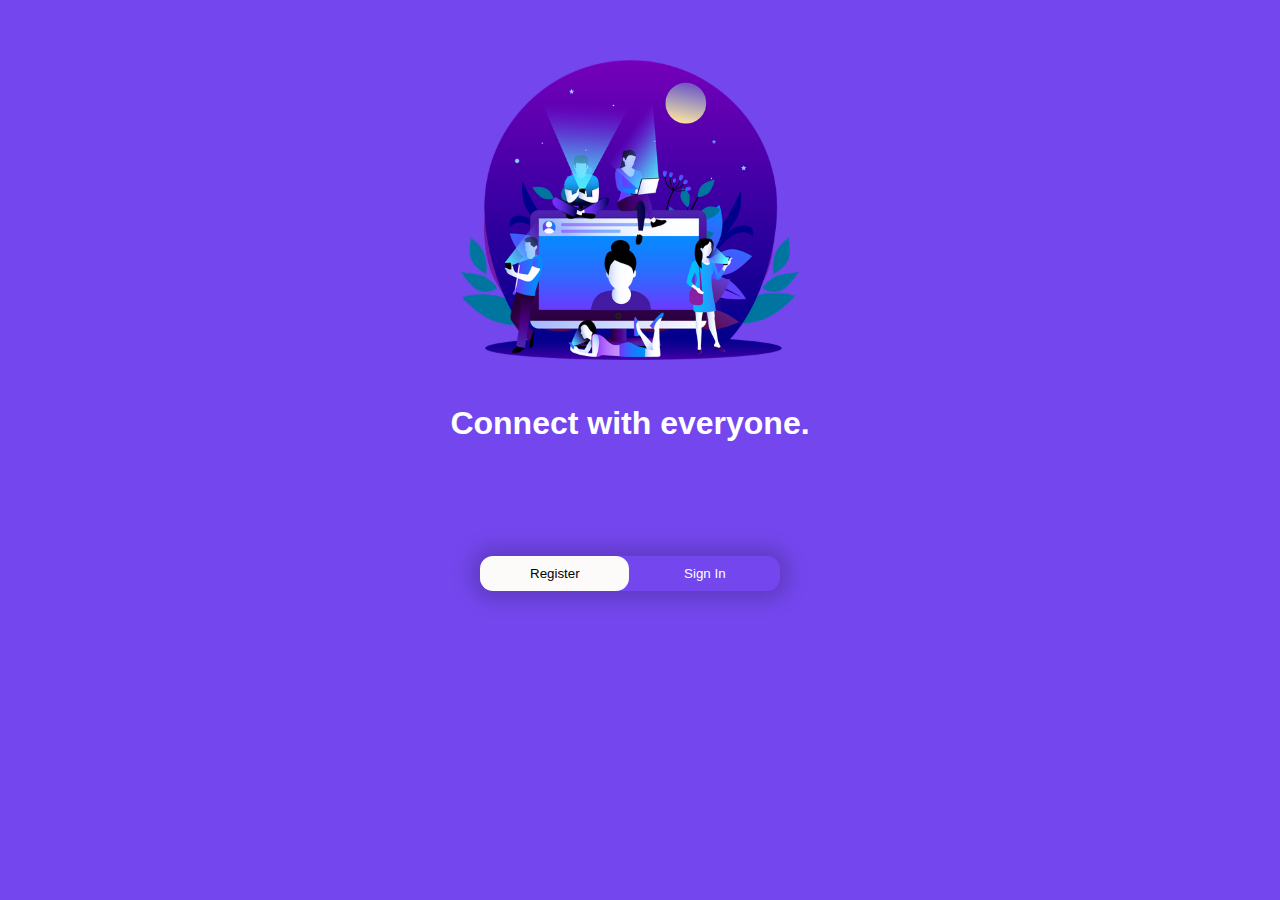
<file: Registration site/index.html>
<!DOCTYPE html>
<html lang="en">

<head>
    <meta charset="UTF-8">
    <meta http-equiv="X-UA-Compatible" content="IE=edge">
    <meta name="viewport" content="width=device-width, initial-scale=1.0">
    <title>Home page</title>
    <link rel="stylesheet" href="style.css" type="text/css" />
</head>

<body>
    <div class="main_page">
        <figure id="social_img">
            <img src="./Images/social.webp" alt="a programmer" width="410" height="300">
        </figure>
        <div id="reg_text">
            <h1>Connect with everyone.</h1>
        </div>

        <div class="button_box">
            <div id="btn"></div>
            <a href="register.html"><button type="button" onclick="register()" class="toggle_btn"
                    id="register">Register</button></a>
            <a href="login.html"><button type="button" onclick="login()" class="toggle_btn" id="login">Sign
                        In</button></a>
        </div>
    </div>

    <!-- <script>
        var log = document.getElementById("login");
        var reg = document.getElementById("register");
        var bttn = document.getElementById("btn");
        function register() {
            log.style.left = "-400px";
            reg.style.left = "50px";
            bttn.style.left = "110px";
        }
        function login() {
            log.style.left = "50px";
            reg.style.left = "450px";
            bttn.style.left = "0px";
        }
    </script> -->
</body>

</html>
</file>
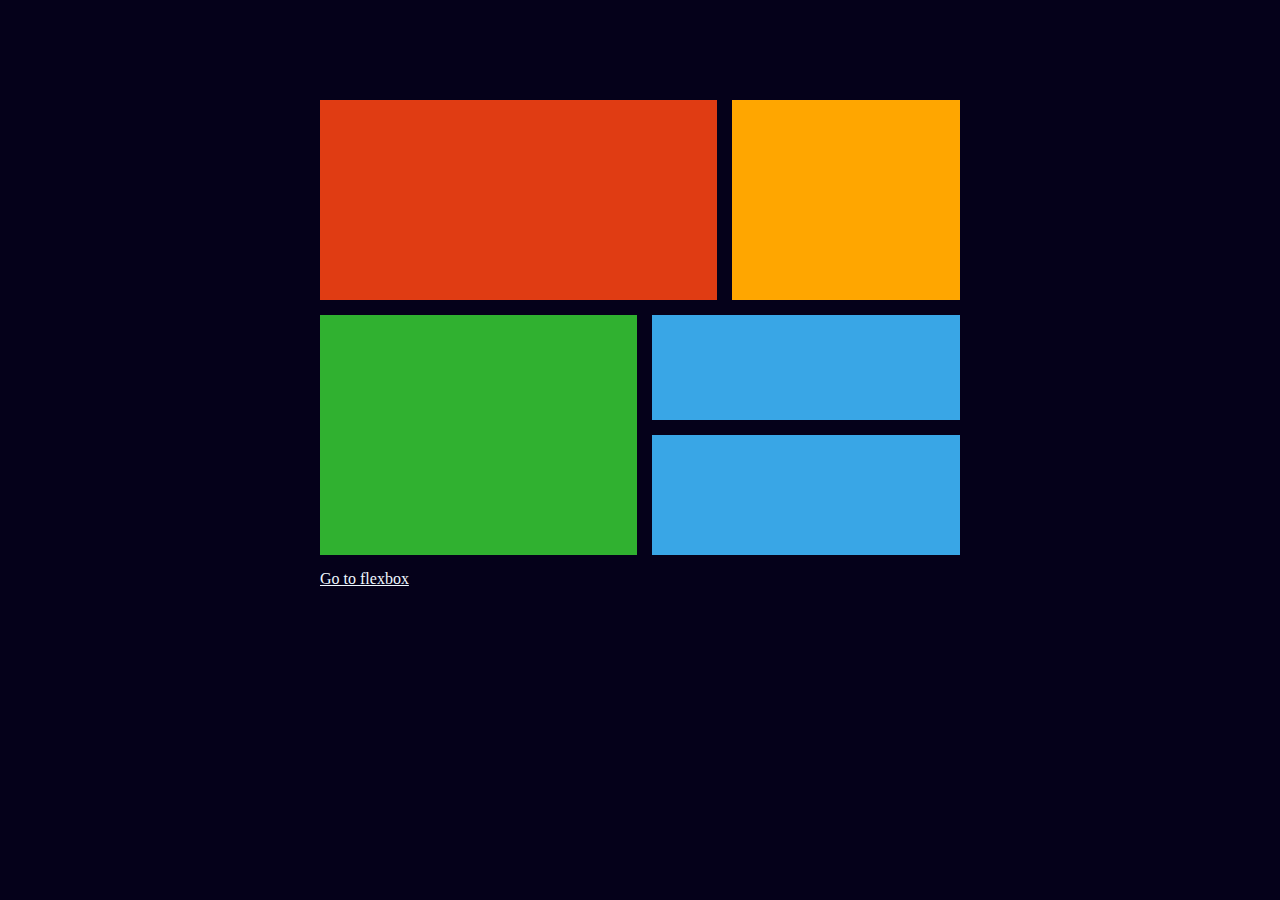
<file: CSS Flexbox and Grid/grid.html>
<!DOCTYPE html>
<html lang="en">

<head>
    <meta charset="UTF-8">
    <meta http-equiv="X-UA-Compatible" content="IE=edge">
    <meta name="viewport" content="width=device-width, initial-scale=1.0">
    <link rel="stylesheet" href="grid.css">
    <title>Grid Layout</title>
</head>

<body>
    <section class="grid_wrapper">
        <a href="index.html">Go to flexbox</a>
        <div class="orange"></div>
        <div class="yellow"></div>
        <div class="green"></div>
        <div class="blue"></div>
        <div class="blue2"></div>
    </section>
</body>

</html>
</file>
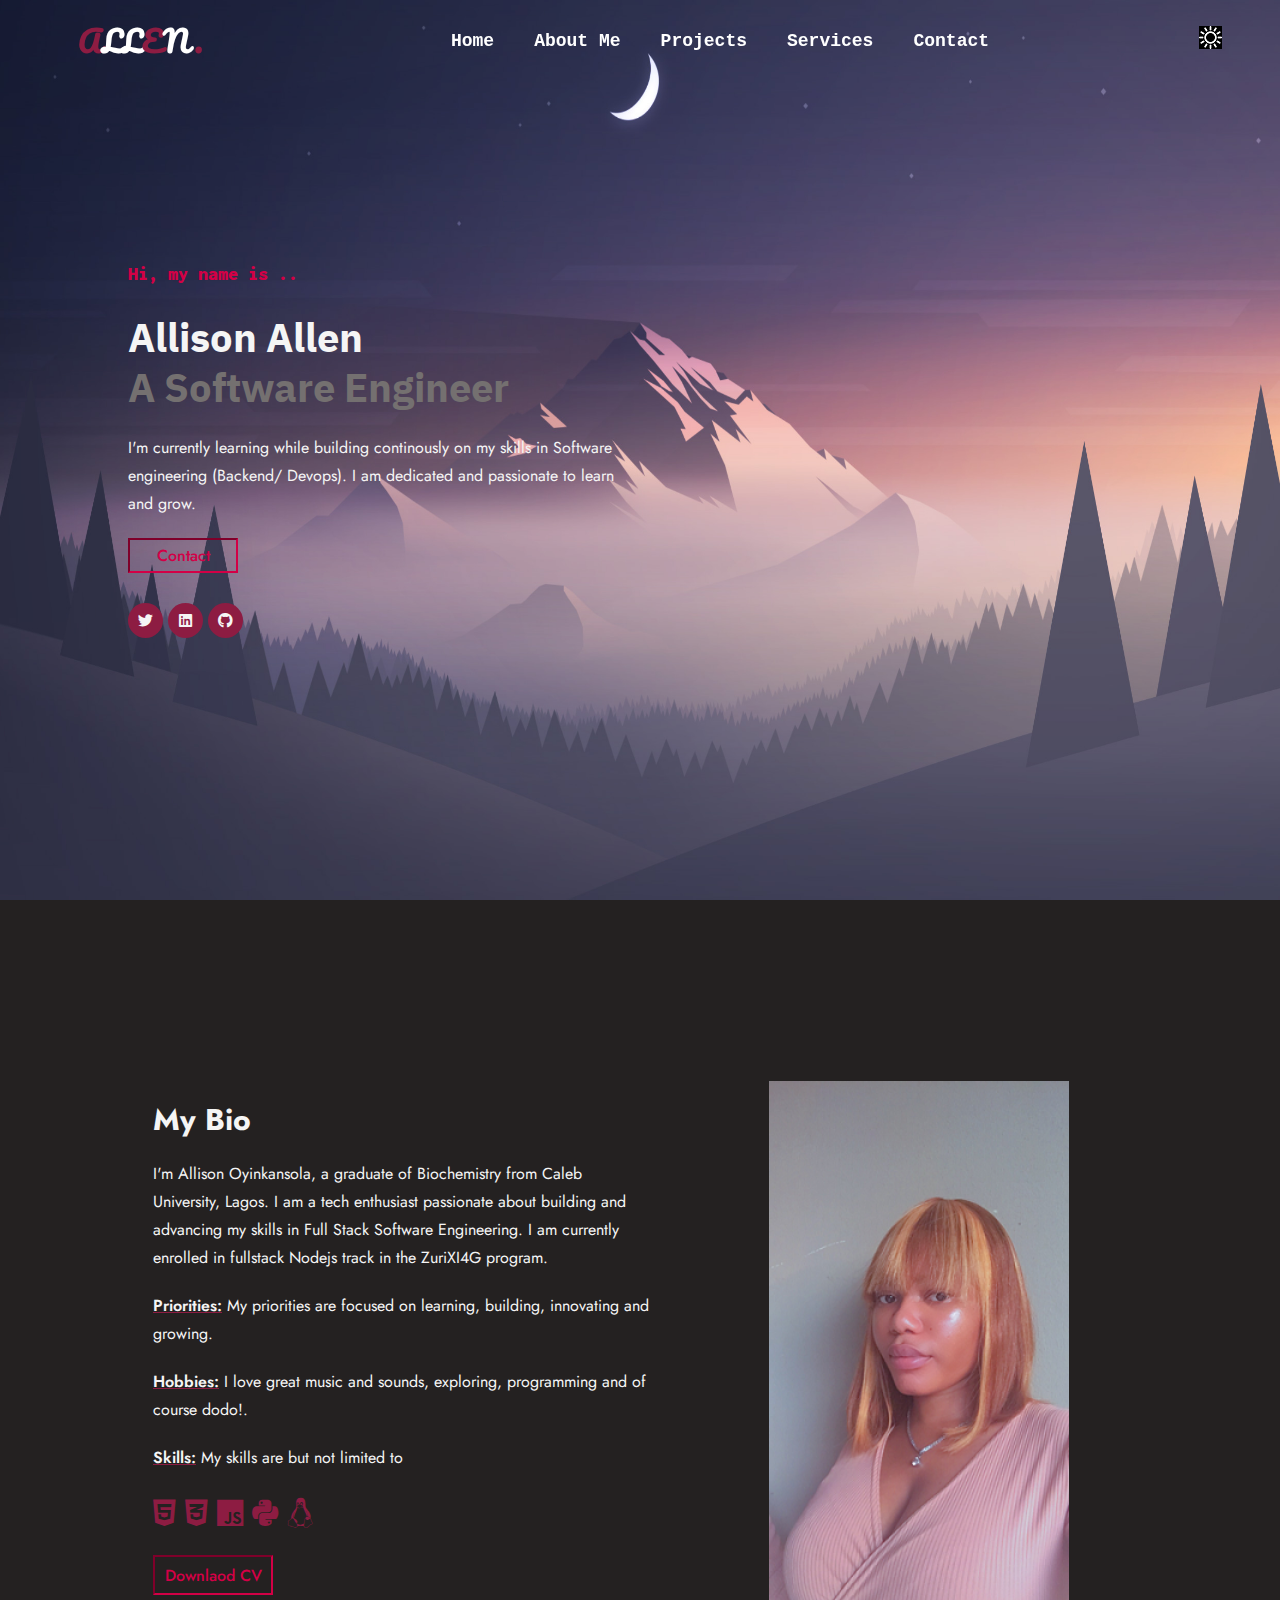
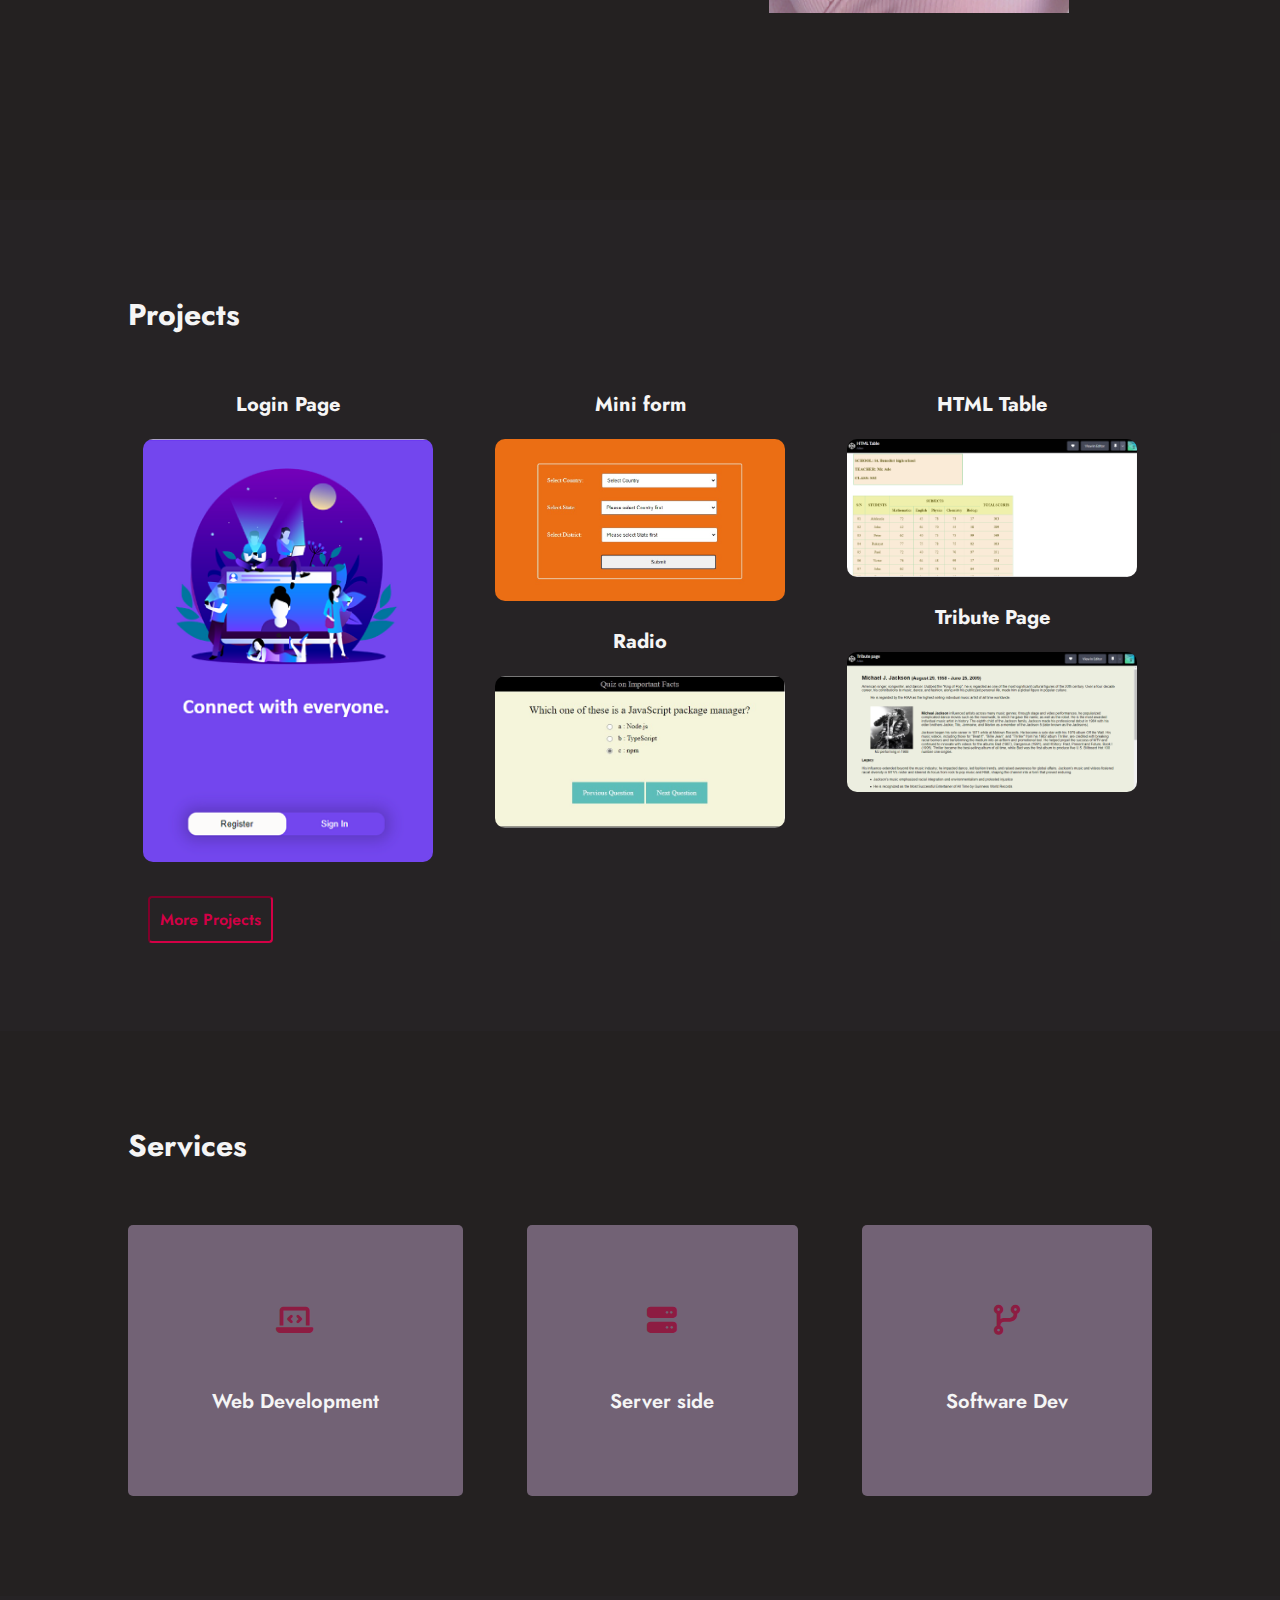
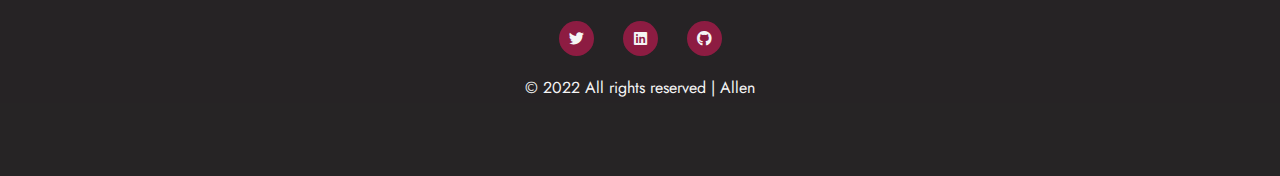
<file: Portfolio/darkmode.html>
<!DOCTYPE html>
<html lang="en">
<head>
    <meta charset="UTF-8">
    <meta http-equiv="X-UA-Compatible" content="IE=edge">
    <meta name="viewport" content="width=device-width, initial-scale=1, shrink-to-fit=no">
    <link rel="stylesheet" href="../Portfolio/fontawesome/css/fontawesome.css">
    <link rel="stylesheet" href="../Portfolio/fontawesome/css/solid.css">
    <link rel="stylesheet" href="../Portfolio/fontawesome/css/brands.css">
    <link rel="preconnect" href="https://fonts.googleapis.com">
    <link rel="preconnect" href="https://fonts.gstatic.com" crossorigin>
    <link
        href="https://fonts.googleapis.com/css2?family=IBM+Plex+Sans+Arabic:wght@300;400&family=Inconsolata:wght@300&family=Jost:wght@100;200;300;400;500;600;700;800;900&family=Pacifico&display=swap"
        rel="stylesheet">
    <link rel="stylesheet" href="darkmode.css">
    <title>Portfolio</title>
</head>

<body>
    <header class="home_header">
        <div class="logo">
            <a href="index.html"><span class="logotxt">A</span>LL<span class="logotxt">E</span>N<span
                    class="logotxt">.</span></a>
        </div>

        <i class="fa-solid fa-bars" id="menuicon"></i>

        <nav class="navbar">
            <ul class="navlist">
                <li><a href="#home">Home</a></li>
                <li><a href="#about_me">About Me</a></li>
                <li><a href="#projects">Projects</a></li>
                <li><a href="#services">Services</a></li>
                <li><a href="darkcontact.html" target="_blank">Contact</a></li>
            </ul>
        </nav>

        <div>
            <a href="index.html" class="blackmoon"><img src="./Images/white sun.png"></a>
        </div>
    </header>

    <main>
        <section class="home" id="home">
            <div class="home_text">
                <h3>Hi, my name is ..</h3>
                <h1>Allison Allen</h1>
                <h2>A Software Engineer</h2>
                <p id="intro2">I'm currently learning while building continously on my skills in Software engineering
                    (Backend/ Devops). I am dedicated and passionate to learn and grow.</p>
                <a id="contact_btn" href="contact.html"><button>Contact</button></a>
                <div class="social_handle">
                    <a href="#"><i class="fa-brands fa-twitter"></i></a>
                    <a href="#"><i class="fa-brands fa-linkedin"></i></a>
                    <a href="#"><i class="fa-brands fa-github"></i></a>
                </div>
            </div>
        </section>

        <section class="about_me" id="about_me">
            <div class="about_text">
                <h1>My Bio</h1>
                <p>I'm Allison Oyinkansola, a graduate of Biochemistry from Caleb University, Lagos. I am a tech
                    enthusiast passionate about building and advancing my skills in Full Stack Software Engineering. I
                    am currently enrolled in fullstack Nodejs track in the ZuriXI4G program.</p>
                <p><span class="left">Priorities:</span> My priorities are focused on learning, building, innovating and
                    growing.</p>
                <p><span class="left">Hobbies:</span> I love great music and sounds, exploring, programming and of
                    course dodo!.</p>
                <p><span class="left">Skills:</span> My skills are but not limited to</p>
                <div class="stacks">
                    <i class="fa-brands fa-html5"></i>
                    <i class="fa-brands fa-css3-alt"></i>
                    <i class="fa-brands fa-js"></i>
                    <i class="fa-brands fa-python"></i>
                    <i class="fa-brands fa-linux"></i>
                </div>
                <a id="cv" href="#"><button>Downlaod CV</button></a>
            </div>
            <div class="aboutMe_img">
                <img src=".\Images\IMG_4856.PNG" alt="An image of myself">
            </div>
        </section>

        <section class="projects" id="projects">
            <h1>Projects</h1>
            <div class="project_container">
                <div class="each_project">
                    <h2>Login Page</h2>
                    <img src=".\Images\loginPage.png" alt="login landing page">
                </div>
                <div>
                    <div class="each_project">
                        <h2>Mini form</h2>
                        <img src=".\Images\miniform.JPG" alt="a form">
                    </div>
                    <div class="each_project">
                        <h2>Radio</h2>
                        <img src=".\Images\jstask.JPG" alt="a form">
                    </div>
                </div>
                <div>
                    <div class="each_project">
                        <h2>HTML Table</h2>
                        <img src=".\Images\table.png" alt="login landing page">
                    </div>
                    <div class="each_project">
                        <h2>Tribute Page</h2>
                        <img src=".\Images\tribute.png" alt="login landing page">
                    </div>
                </div>
            </div>
            <a href="#">More Projects</a>
        </section>

        <section class="services" id="services">
            <h1>Services</h1>
            <div class="service_container">
                <div class="service_item">
                    <i class="fa-solid fa-laptop-code"></i>
                    <p>Web Development</p>
                </div>
                <div class="service_item">
                    <i class="fa-solid fa-server"></i>
                    <p>Server side</p>
                </div>
                <div class="service_item">
                    <i class="fa-sharp fa-solid fa-code-branch"></i>
                    <p>Software Dev</p>
                </div>
            </div>
        </section>
    </main>

    <footer class="footer">
        <div class="social_handle footer_icon">
            <a href="#"><i class="fa-brands fa-twitter"></i></a>
            <a href="#"><i class="fa-brands fa-linkedin"></i></a>
            <a href="#"><i class="fa-brands fa-github"></i></a>
        </div>
        <p>&copy; 2022 All rights reserved | Allen</p>
    </footer>

    <script src="script.js" type="text/javascript"></script>
</body>
</html>
</file>
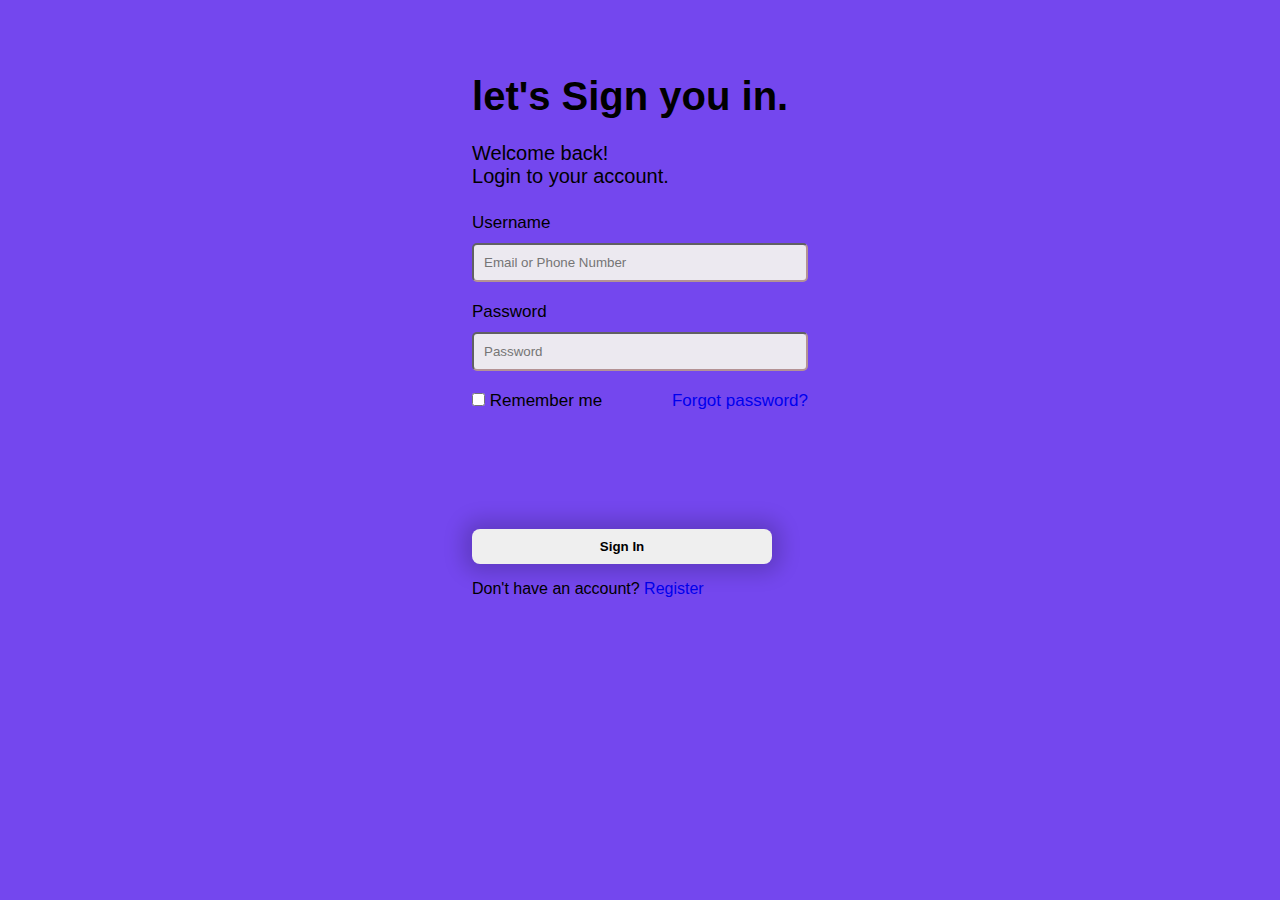
<file: Registration site/login.html>
<!DOCTYPE html>
<html lang="en">

<head>
    <meta charset="UTF-8">
    <meta http-equiv="X-UA-Compatible" content="IE=edge">
    <meta name="viewport" content="width=device-width, initial-scale=1.0">
    <title>Log In Page</title>
    <link rel="stylesheet" href="login.css" type="text/css" />
</head>

<body>
    <div class="main_login">
        <div id="head_login">
            <h1>let's Sign you in.</h1><br>
            <p>Welcome back!</p>
            <p>Login to your account.</p>
        </div>
        <div class="form_section">
            <form action="success.html" autocomplete="off">
                <label for="username">Username</label>
                <input type="text" class="user_pass" name="username" id="username" placeholder="Email or Phone Number" required><br>

                <label for="pwd">Password</label>
                <input type="password" class="user_pass" name="pwd" id="pwd" placeholder="Password" minlength="6" maxlength="10" required>

                <div>
                    <input type="checkbox" name="remember_me" id="remember_me">
                    <label for="remember_me">Remember me</label>

                    <a href="#" class="forgot">Forgot password?</a>
                </div>

                <div class="signin_button">
                    <button type="submit" class="toggle_signin">Sign In</button>
                </div>
            </form>
        </div>

        <footer>Don't have an account? <a href="register.html">Register</a>
        </footer>
    </div>
</body>

</html>
</file>
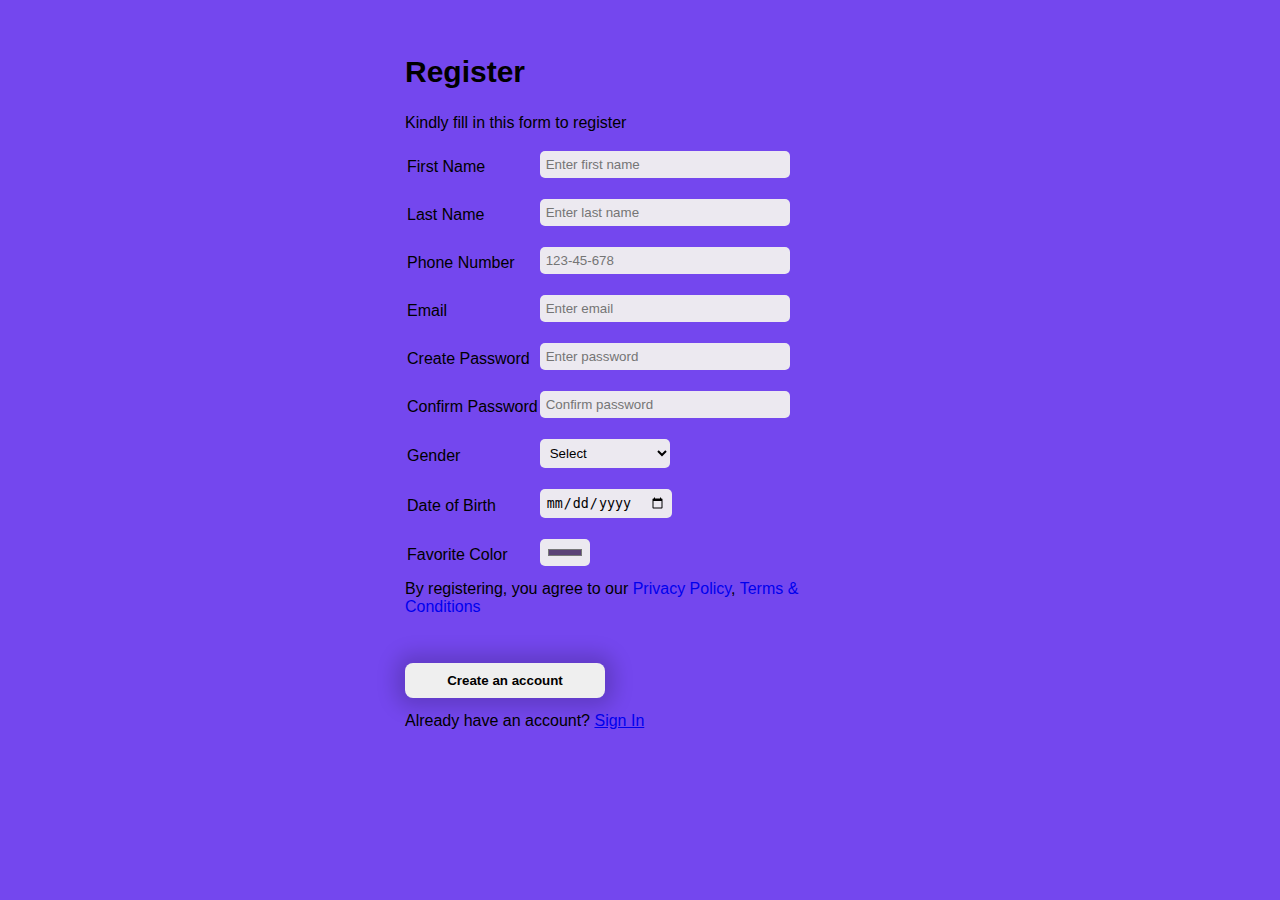
<file: Registration site/register.html>
<!DOCTYPE html>
<html lang="en">

<head>
    <meta charset="UTF-8">
    <meta http-equiv="X-UA-Compatible" content="IE=edge">
    <meta name="viewport" content="width=device-width, initial-scale=1.0">
    <title>Sign up form</title>
    <link rel="stylesheet" href="register.css" type="text/css" />
</head>

<body>
    <div class="reg_page">
        <header class="head">
            <h2>Register</h2>
            <p>Kindly fill in this form to register </p>
        </header>


        <form action="login.html" autocomplete="on">
            <table>
                <tr>
                    <td><label for="fname">First Name</label></td>
                    <td><input type="text" class="input_label" name="fname" id="fname" placeholder="Enter first name"
                            required></td>
                </tr>

                <tr>
                    <td><label for="lname">Last Name</label></td>
                    <td><input type="text" class="input_label" name="lname" id="lname" placeholder="Enter last name"
                            required /></td>
                </tr>

                <tr>
                    <td><label for="phone">Phone Number</label></td>
                    <td><input type="tel" class="input_label" name="phone" id="phone"
                            pattern="[0-9]{3}-[0-9]{2}-[0-9]{3}" placeholder="123-45-678" required></td>
                </tr>

                <tr>
                    <td><label for="email">Email</label></td>
                    <td><input type="email" class="input_label" name="email" id="email" placeholder="Enter email"
                            required></td>
                </tr>

                <tr>
                    <td><label for="pwd">Create Password</label></td>
                    <td><input type="password" class="input_label" name="pwd" id="pwd" maxlength="10" minlength="6"
                            placeholder="Enter password" required></td>
                </tr>

                <tr>
                    <td><label for="confirm_pwd">Confirm Password</label></td>
                    <td><input type="password" class="input_label" name="confirm_pwd" id="confirm_pwd" max="10"
                            minlength="6" placeholder="Confirm password" required></td>
                </tr>

                <tr>
                    <td><label for="gender">Gender</label></td>
                    <td>
                        <select name="gender" class="input_small" id="gender" required>
                            <option value="select">Select</option>
                            <option value="male">Male</option>
                            <option value="female">female</option>
                            <option value="other">Other</option>
                            <option value="prefer">Prefer not to say</option>
                        </select>
                    </td>
                </tr>

                <tr>
                    <td><label for="birthday">Date of Birth</label></td>
                    <td><input type="date" class="input_small" name="birthday" id="birthday" required><br></td>
                </tr>

                <tr>
                    <td><label for="fav_color">Favorite Color</label></td>
                    <td><input type="color" class="input_small" name="fav_color" id="fav_color" value="#5B4277"
                            required></td>
                </tr>
            </table>
            
            <p id="terms">By registering, you agree to our <a href="#">Privacy Policy</a>, <a href="#">Terms &
                    Conditions</a></p>

            <div class="account">
                <button type="submit" class="toggle_account">Create an account</button>
            </div>
        </form>

        <div>
            <p>Already have an account? <a href="login.html">Sign In</a></p>
        </div>
    </div>
</body>

</html>
</file>
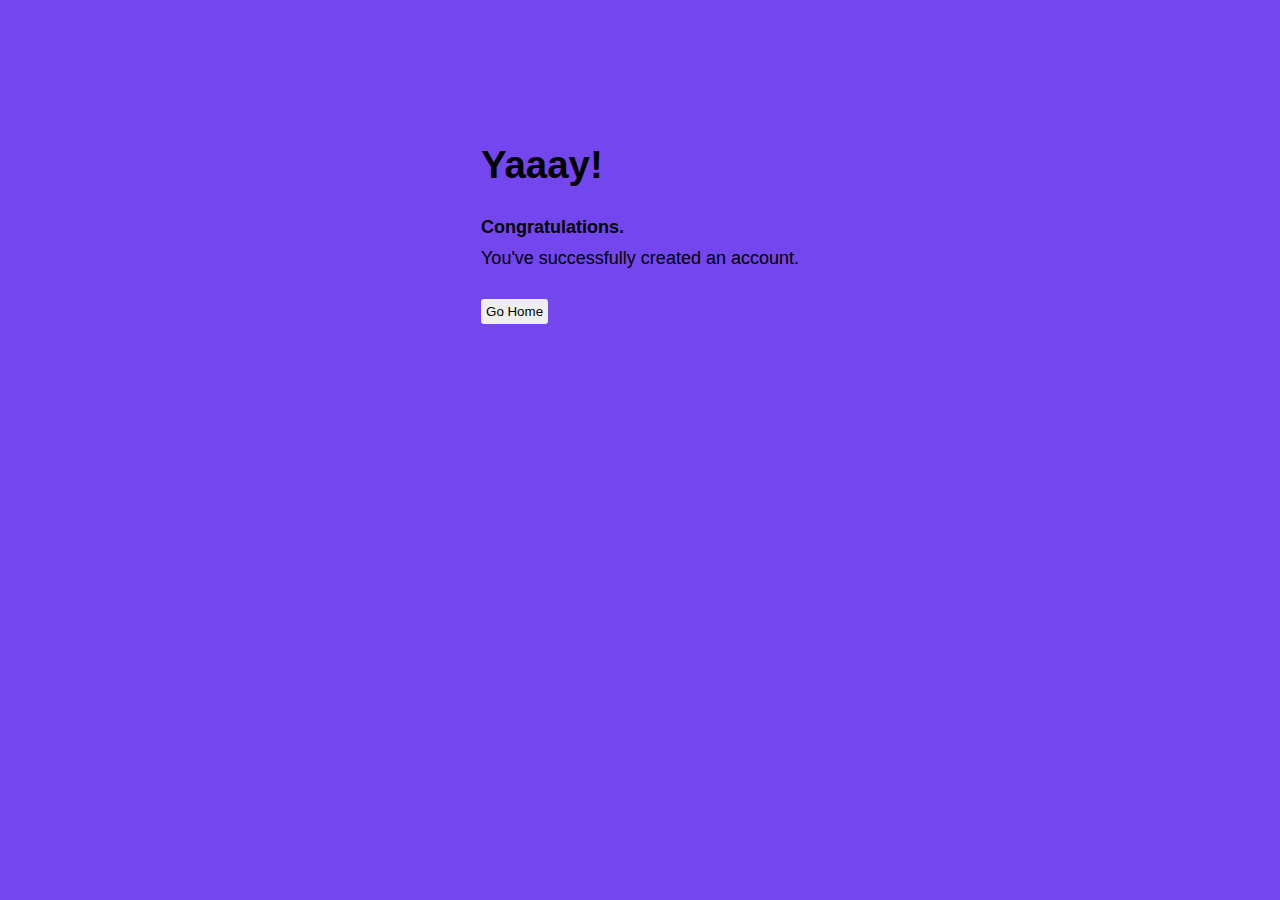
<file: Registration site/success.html>
<!DOCTYPE html>
<html lang="en">

<head>
    <meta charset="UTF-8">
    <meta http-equiv="X-UA-Compatible" content="IE=edge">
    <meta name="viewport" content="width=device-width, initial-scale=1.0">
    <link rel="stylesheet" href="success.css" type="text/css" />
    <title>Success Page</title>
</head>

<body>
    <div class="main">
        <div id="head">
            <h1>Yaaay!</h1>
        </div>
        <p><b>Congratulations.</b></p>
        <p>You've successfully created an account.</p>

        <a href="index.html"><button class="btn">Go Home</button></a>
    </div>

    <script>
        alert('Success!')
    </script>
</body>

</html>
</file>
<file: Registration site/style.css>
* {
  padding: 0;
  margin: 0;
  box-sizing: border-box;
}

html {
  align-content: center;
  padding: 10px 30px 0 10px;
  background-color: rgba(70, 10, 233, 0.753);
  font-family: "Gill Sans", "Gill Sans MT", Calibri, "Trebuchet MS", Arial,
    Helvetica, sans-serif;
}

.main_page {
  margin: auto;
  max-width: 500px;
  margin-top: 4%;
  width: fit-content;
  overflow-x: hidden;
  position: relative;
}

#reg_text {
  text-align: center;
  color: #fff;
  margin-top: 10%;
}

#login {
  color: #fff;
}

.button_box {
  width: 300px;
  margin: 28% auto 10%;
  position: relative;
  box-shadow: 0 0 20px 9px #0808082d;
  border-radius: 13px;
}

.toggle_btn {
  padding: 10px 50px;
  cursor: pointer;
  background: transparent;
  border: 0;
  outline: none;
  position: relative;
}

#btn {
  top: 0;
  left: 0;
  position: absolute;
  width: 149px;
  height: 100%;
  background: #fcfbfa;
  border-radius: 13px;
  transition: 0.5s;
}

.toggle_btn:hover {
  background: hsla(272, 78%, 61%, 0.829);
  background-position: initial;
  border-radius: 12px;
}

/* #replit_link {
  color: #fff;
  text-decoration: none;
  font-size: 16px;
  padding-left: 45px;
} */
</file>
<file: CSS Flexbox and Grid/grid.css>
* {
    margin: 0%;
    padding-inline-start: 0;
    box-sizing: border-box;
}

body {
    background: rgb(5, 1, 26);
    width: 100%;
}

a {
    color: aliceblue;
}

.orange { grid-area: orange; }
.yellow { grid-area: yellow; }
.green { grid-area: green; }
.blue { grid-area: blue; }
.blue2 { grid-area: blue2; }

.grid_wrapper {
    margin: 0 auto;
    max-width: 700px;
    margin-top: 70px;
    display: grid;
    grid-template-areas:
      'orange orange orange orange yellow yellow yellow'
      'green green green blue blue blue blue'
      'green green green blue2 blue2 blue2 blue2';
    grid-gap: 15px;
    padding: 30px;
    grid-template-rows: 200px 105px 120px;
}

.orange {
    background: rgb(224, 60, 19);
}

.yellow {
    background: rgb(255, 166, 0);
}

.green {
    background: rgb(48, 177, 48);
}

.blue {
    background: rgb(57, 166, 230);
}

.blue2 {
    background: rgb(57, 166, 230);
}
</file>
<file: Portfolio/darkmode.css>
* {
    margin: 0;
    padding: 0;
    box-sizing: border-box;
    scroll-behavior: smooth;
    list-style-type: none;
    text-decoration: none;
    font-family: 'Jost', sans-serif;
}

body {
    background: rgb(36, 33, 33);
    /* background : rgba(136, 78, 100, 0.514);
    background-color: #f5f5dc; */
    color: #f5f5f5;
}

.home_header {
    width: 100%;
    top: 0;
    right: 0;
    position: fixed;
    align-items: center;
    z-index: 1000;
    display: flex;
    justify-content: space-between;
    padding: 10px 3% 20px;
    background: transparent;
    transition: .3s;
}

header.sticky {
    background: rgb(36, 33, 33);
    box-shadow: 0px 0px 10px rgb(0 0 0 / 10%);
    padding: 0 3% 3px;
}

.logo a, .logotxt {
    color: #fff;
    max-width: 100%;
    height: auto;
    font-family: 'Pacifico', cursive;
    font-size: 30px;
    font-weight: 900;
}

.logo a {
    margin-left: 40px;
}

.logo .logotxt {
    color: #8d1c42;
}

.navlist {
    display: flex;
}
.navbar {
    margin-left: 38px;   
}

.navlist li {
    position: relative;
}

.navlist a {
    color: #fff;
    font-size: 18px;
    font-weight: 600;
    font-family: monospace;
    padding: 10px 20px;
}

.navlist a::after {
    position: absolute;
    width: 0;
    content: '';
    height: 2px;
    background: rgba(136, 78, 100, 0.514);
    bottom: -4px;
    left: 0;
    transition: ease .40s;
}

.navlist a:hover::after {
    width: 100%;
}

.navlist a:hover {
    color: #d30046;
}

#menuicon {
    z-index: 10001;
    cursor: pointer;
    font-size: 25px;
    color: #fff;
    display: none;
    cursor: pointer;
    margin-left: 40%;
}

.blackmoon {
    width: 18px;
    height: 20px;
    margin-right: 20px;
    mix-blend-mode: exclusion;
}

@media (max-width: 1400px){
    header.sticky{
        transition: .3s;
        padding: 8px 3%;
    }
    .home_header {
        transition: .3s;
        padding: 14px 3%;
    }
    section {
        transition: .3s;
        padding: 60px;
    }
}

@media (max-width: 900px){
    #menuicon {
        display: block;
    }
    #menuicon:hover {
        font-size: 22px;
    }
    .home {
        min-height: 80vh;
    }
    .navlist {
        position: absolute;
        text-align: left;
        height: 100vh;
        top: 750px;
        left: 50%;
        right: 0;
        flex-direction: column;
        background: #000;
        transition: all .40s;
    }
    .navlist a {
        display: block;
        padding: 20px 40px 10px;
        margin: 15px ;
        border-width: 2px solid #000;
    }
    .navlist a:hover {
        color: #f70052;
        height: 100%;
    }
    .navlist.active {
        top: 0;
        padding-top: 40px;
    }
    .navlist a::after {
        display: none;
    }
}

@media (max-width: 700px){
    .home {
        grid-template-columns: 1fr;
        min-height: 100vh;
        grid-gap: 1rem;
    }
}

section {
    padding: 100px 10%;
}

.home {
    width: 100%;
    height: 100%;
    min-height: 100vh;
    background: url(./Images/background2.jpg);
    /* background-size: cover; */
    background-size: 100% 100%;
    background-position: center;
    position: relative;
    align-items: center;
    display: grid;
}

.home_text h3 {
    font-family: 'Inconsolata', monospace;
    font-size: 20px;
    font-weight: 900;
    color: #d30046;
    /* transition: 2s; */
    margin-bottom: 35px;
}

.home_text h1 {
    font-family: 'IBM Plex Sans Arabic', sans-serif;
    font-size: 30px;
    /* transition: 3s; */
    margin: 10px 0px 10px;
    font-size: 40px;
    font-weight: 700;
    line-height: 1;
}

.home_text h2 {
    color: rgb(116, 112, 112);
    font-family: 'IBM Plex Sans Arabic', sans-serif;
    font-size: 30px;
    /* transition: 3s; */
    margin: 10px 0px 10px;
    font-size: 40px;
    font-weight: 700;
    line-height: 1;
}

.home_text p {
    margin-top: 25px;
    line-height: 28px;
    /* transition: 4s; */
    margin-bottom: 20px;
    max-width: 500px;
}

#contact_btn button {
    /* display: inline; */
    font-size: 16px;
    font-weight: 500;
    border: 2px solid #d30046;
    border-style: inset;
    width: 110px;
    height: 35px;
    margin-bottom: 30px;
    outline: none;
    color: #d30046;
    background: transparent;
    /* transition: 5s; */
    cursor: pointer;
    transform: ease .40s;
}

#contact_btn button:hover {
    transform: scale(1.1);
}

.social_handle a {
    width: 35px;
    height: 35px;
    border-radius: 50%;
    color: #f5f5f5;
    display: inline-flex;
    justify-content: center;
    font-size: 15px;
    align-items: center;
    background: #8d1c42;
}

.social_handle a:hover {
    background-color: #ff0055;
    transform: scale(1.1);
    transition: .5s;
}

.about_me {
    width: 100%;
    height: 100%;
    min-height: 100vh;
    position: relative;
    align-items: center;
    /* display: flex; */
    display: grid;
    grid-template-columns: repeat(auto-fit, minmax(300px, auto));
    grid-gap: 2rem;
}

.about_me h1 {
    font-size: 30px;
    font-weight: 700;
    margin-bottom: 25px;
    line-height: 1;
}

.about_text {
    margin-left: 25px;
    /* padding-right: 7rem; */
}

.about_me p {
    margin-top: 20px;
    line-height: 28px;
    margin-bottom: 20px;
    max-width: 500px;
}

.about_me .left {
    font-weight: 600;
    text-decoration: underline;
    text-decoration-color: #8d1c42;
    text-decoration-style: solid 20px;
}

.stacks {
    font-size: 30px;
    color: #8d1c42;
    margin-bottom: 20px;
}

#cv button, .projects a {
    font-size: 16px;
    font-weight: 500;
    border: 2px solid #d30046;
    border-style: inset;
    width: 120px;
    height: 40px;
    outline: none;
    color: #d30046;
    background: transparent;
    cursor: pointer;
}

#cv button:hover, .projects a:hover {
    transform: scale(1.1);
}

.aboutMe_img img {
    max-width: 100%;
    width: 300px;
    height: auto;
    /* mix-blend-mode: color-dodge; */
}

.projects {
    background-color: #272527a1;
}

.project_container {
    /* display: flex;
    flex-direction: row;
    max-width: 500px; */
    text-align: center;
    justify-content: space-between;
    display: grid;
    grid-gap: 2rem;
    grid-template-columns: repeat(auto-fit, minmax(300px, auto));
    margin-top: 3rem;
    margin-bottom: 30px;
}

.projects h1 {
    font-size: 30px;
    font-weight: 700;
    margin-bottom: 50px;
    line-height: 1;
}

.projects h2 {
    padding-bottom: 20px;
    font-size: 20px;
}

.each_project {
    position: relative;
    padding: 10px 15px;
    transition: ease .40s;
}

.each_project img {
    max-width: 100%;
    width: 500px;
    height: auto;
    object-fit: cover;
    border-radius: 10px;
    cursor: pointer;
}

.each_project img:hover {
    transform: scale(1.1);
}

.projects a {
    padding: 10px;
    margin-left: 20px;
    border-radius: 4px;
    font-weight: 600;
}

.services h1 {
    font-size: 30px;
    font-weight: 700;
    margin-bottom: 45px;
    line-height: 1;
}

.service_container {
    text-align: center;
    display: grid;
    grid-gap: 4rem;
    grid-template-columns: repeat(auto-fit, minmax(200px, auto));
    margin-top: 4rem;
}

.service_container .service_item {
    /* border: 2px solid #8d1c42; */
    border-radius: 5px;
    background: #a089a7a1;
    padding: 5rem;
    transition: ease .40s;
} 

.service_item p {
    font-size: 20px;
    font-weight: 600;
    padding-top: 50px;
}

.service_item i {
    font-size: 30px;
    font-weight: 600;
    color: #8d1c42;
}

footer {
    background: #272527a1;
    height: 20vh;
    text-align: center;
    padding: 25px;
}

.footer_icon {
    padding-bottom: 20px;
}

.footer_icon a {
    margin-inline: 12px;
}








/* * {
    margin: 0;
    padding: 0;
    box-sizing: border-box;
}

.whole {
    width: 100%;
    height: 100vh;
    background: #000;
    position: absolute;
    background-size: cover;
    font-family: Verdana, Geneva, Tahoma, sans-serif;
}

.home_header, .navbar {
    width: 100%;
    height: 70px;
    display: flex;
    align-items: center;
    padding: 20px;

}

.logo a {
    color: #fff;
    margin-left: 50px;
    font-family: 'Pacifico', cursive;
    text-decoration: none;
    font-size: 30px;
    font-weight: 900;
    padding: 0 15px;
}

nav {
    flex: 10; 
    text-align: right;
    /* margin-left: 45%; 
}

nav ul {
    list-style-type: none;
    display: inline-block;
}

nav ul li {
    display: inline-block;
    margin-right: 30px;
    margin-top: 10px;
}

nav ul li a {
    text-decoration: none;
    color: #fff;
    font-size: 16px;
    font-family: monospace;

}

#menu a:hover {
    color: #ff0080;
}

.blackmoon {
    width: 20px;
    height: 22px;
    margin-top: 10px;
    margin-right: 25px;
}

.home_section {
    margin-top: 50px;
    display: flex;
    align-items: center;
    flex-wrap: wrap;
    justify-content: flex-start;
}

.introhome {
    flex-basis: 50%;
    max-width: 50;

}

.intro {
    margin-top: 30px;
    margin-bottom: 60px;
}

#intro1 {
    font-family: 'Inconsolata', monospace;
    font-size: 18px;
    font-weight: 900;
    color: rgb(255, 0, 128);
    transition: 2s;
    margin-bottom: 30px;
    margin-left: 130px;
}

.intro h1 {
    font-family: 'IBM Plex Sans Arabic', sans-serif;
    font-size: 30px;
    color: #fff;
    transition: 3s;
    margin-left: 150px;
    font-size: 40px;
    font-weight: 20px;
}

#intro2 {
    margin-left: 150px;
    margin-top: 25px;
    color: #fff;
    transition: 4s;
}

#contact_btn button {
    margin-left: 150px;
    font-size: 16px;
    border: 2px solid rgb(105, 5, 55);
    width: 110px;
    height: 35px;
    outline: none;
    color: rgb(255, 0, 128);
    background: transparent;
    transition: 5s;
    cursor: pointer;
} */
</file>
<file: Registration site/login.css>
* {
  padding: 0;
  margin: 0;
  box-sizing: border-box;
}

html {
  align-content: center;
  background-color: rgba(70, 10, 233, 0.753);
  font-family: "Gill Sans", "Gill Sans MT", Calibri, "Trebuchet MS", Arial,
    Helvetica, sans-serif;
}

.main_login {
  margin: auto;
  max-width: 500px;
  margin-top: 5%;
  width: fit-content;
  padding: 10px;
}

#head_login {
  padding-bottom: 25px;
  font-size: 20px;
}

.user_pass {
 width: 100%;
 margin: 10px 0 20px;
 padding: 10px;
 border-radius: 5px;
 border-color: #3a232396;
 background-color: rgb(236, 233, 240);
}

a:link {
  text-decoration: none;
}

a:visited {
  color: #0404fa;
}

.forgot{
  padding-left: 65px;
}

.form_section {
  font-size: 17px;
}

.toggle_signin {
  width: 300px;
  margin: 35% auto 5%;
  position: relative;
  box-shadow: 0 0 20px 9px #0808082d;
  border-radius: 8px;
  padding: 10px 50px;
  cursor: pointer;
  /* background-color: #fff; */
  border: 0;
  outline: none;
  position: relative;
  font-weight: bolder;
}

.toggle_signin:hover {
  background: hsla(272, 78%, 61%, 0.829);
  background-position: initial;
}
</file>
<file: Registration site/register.css>
* {
  padding: 0;
  margin: 0;
  box-sizing: border-box;
}

html {
  align-content: center;
  background-color: rgba(70, 10, 233, 0.753);
  font-family: "Gill Sans", "Gill Sans MT", Calibri, "Trebuchet MS", Arial,
    Helvetica, sans-serif;
}

.reg_page {
  margin: auto;
  max-width: 500px;
  width: fit-content;
  margin-top: 40px !important;
  margin-bottom: 25px;
  position: relative;
  padding: 15px;
}

.head {
  margin-bottom: 10px;
}

h2 {
  margin-bottom: 25px;
  font-size: 30px;
}

.input_label {
  width: 250px;
}

.input_label, .input_small {
  padding: 6px;
  border-radius: 5px;
  margin-top: 7px;
  margin-bottom: 12px;
  border-color: #3a232396;
  background-color: rgb(236, 233, 240);
  border: none;
}

/* select {
  margin-left: 30px;
} */

#terms a:link {
  text-decoration: none;
}

.toggle_account {
  width: 200px;
  margin: 10% auto 3%;
  position: relative;
  box-shadow: 0 0 20px 9px #0808082d;
  border-radius: 8px;
  /* cursor: pointer; 
  background-color: #fff;*/
  border: 0;
  outline: none;
  position: relative;
  font-weight: bolder;
  padding: 10px 30px;
}

.toggle_account:hover {
  background: hsla(272, 78%, 61%, 0.829);
  background-position: initial;
}
</file>
<file: Registration site/success.css>
* {
  padding: 0;
  margin: 0;
  box-sizing: border-box;
}

html {
  align-content: center;
  background-color: rgba(70, 10, 233, 0.753);
  font-family: "Gill Sans", "Gill Sans MT", Calibri, "Trebuchet MS", Arial,
    Helvetica, sans-serif;
}

.main {
    margin: auto;
    max-width: fit-content;
    margin-top: 10%;
    padding: 15px;
}

#head {
    margin-bottom: 30px;
    font-size: larger;
    font-family: 'Franklin Gothic Medium', 'Arial Narrow', Arial, sans-serif;
}

p {
    margin-bottom: 10px;
    font-size: 18px;
}

.btn {
    margin-top: 20px;
    padding: 5px;
    border-radius: 3px;
    border: none;
}
</file>
<file: Portfolio/fontawesome/css/solid.css>
/*!
 * Font Awesome Free 6.2.0 by @fontawesome - https://fontawesome.com
 * License - https://fontawesome.com/license/free (Icons: CC BY 4.0, Fonts: SIL OFL 1.1, Code: MIT License)
 * Copyright 2022 Fonticons, Inc.
 */
:root, :host {
  --fa-style-family-classic: 'Font Awesome 6 Free';
  --fa-font-solid: normal 900 1em/1 'Font Awesome 6 Free'; }

@font-face {
  font-family: 'Font Awesome 6 Free';
  font-style: normal;
  font-weight: 900;
  font-display: block;
  src: url("../webfonts/fa-solid-900.woff2") format("woff2"), url("../webfonts/fa-solid-900.ttf") format("truetype"); }

.fas,
.fa-solid {
  font-weight: 900; }
</file>
<file: Portfolio/fontawesome/css/brands.css>
/*!
 * Font Awesome Free 6.2.0 by @fontawesome - https://fontawesome.com
 * License - https://fontawesome.com/license/free (Icons: CC BY 4.0, Fonts: SIL OFL 1.1, Code: MIT License)
 * Copyright 2022 Fonticons, Inc.
 */
:root, :host {
  --fa-style-family-brands: 'Font Awesome 6 Brands';
  --fa-font-brands: normal 400 1em/1 'Font Awesome 6 Brands'; }

@font-face {
  font-family: 'Font Awesome 6 Brands';
  font-style: normal;
  font-weight: 400;
  font-display: block;
  src: url("../webfonts/fa-brands-400.woff2") format("woff2"), url("../webfonts/fa-brands-400.ttf") format("truetype"); }

.fab,
.fa-brands {
  font-weight: 400; }

.fa-monero:before {
  content: "\f3d0"; }

.fa-hooli:before {
  content: "\f427"; }

.fa-yelp:before {
  content: "\f1e9"; }

.fa-cc-visa:before {
  content: "\f1f0"; }

.fa-lastfm:before {
  content: "\f202"; }

.fa-shopware:before {
  content: "\f5b5"; }

.fa-creative-commons-nc:before {
  content: "\f4e8"; }

.fa-aws:before {
  content: "\f375"; }

.fa-redhat:before {
  content: "\f7bc"; }

.fa-yoast:before {
  content: "\f2b1"; }

.fa-cloudflare:before {
  content: "\e07d"; }

.fa-ups:before {
  content: "\f7e0"; }

.fa-wpexplorer:before {
  content: "\f2de"; }

.fa-dyalog:before {
  content: "\f399"; }

.fa-bity:before {
  content: "\f37a"; }

.fa-stackpath:before {
  content: "\f842"; }

.fa-buysellads:before {
  content: "\f20d"; }

.fa-first-order:before {
  content: "\f2b0"; }

.fa-modx:before {
  content: "\f285"; }

.fa-guilded:before {
  content: "\e07e"; }

.fa-vnv:before {
  content: "\f40b"; }

.fa-square-js:before {
  content: "\f3b9"; }

.fa-js-square:before {
  content: "\f3b9"; }

.fa-microsoft:before {
  content: "\f3ca"; }

.fa-qq:before {
  content: "\f1d6"; }

.fa-orcid:before {
  content: "\f8d2"; }

.fa-java:before {
  content: "\f4e4"; }

.fa-invision:before {
  content: "\f7b0"; }

.fa-creative-commons-pd-alt:before {
  content: "\f4ed"; }

.fa-centercode:before {
  content: "\f380"; }

.fa-glide-g:before {
  content: "\f2a6"; }

.fa-drupal:before {
  content: "\f1a9"; }

.fa-hire-a-helper:before {
  content: "\f3b0"; }

.fa-creative-commons-by:before {
  content: "\f4e7"; }

.fa-unity:before {
  content: "\e049"; }

.fa-whmcs:before {
  content: "\f40d"; }

.fa-rocketchat:before {
  content: "\f3e8"; }

.fa-vk:before {
  content: "\f189"; }

.fa-untappd:before {
  content: "\f405"; }

.fa-mailchimp:before {
  content: "\f59e"; }

.fa-css3-alt:before {
  content: "\f38b"; }

.fa-square-reddit:before {
  content: "\f1a2"; }

.fa-reddit-square:before {
  content: "\f1a2"; }

.fa-vimeo-v:before {
  content: "\f27d"; }

.fa-contao:before {
  content: "\f26d"; }

.fa-square-font-awesome:before {
  content: "\e5ad"; }

.fa-deskpro:before {
  content: "\f38f"; }

.fa-sistrix:before {
  content: "\f3ee"; }

.fa-square-instagram:before {
  content: "\e055"; }

.fa-instagram-square:before {
  content: "\e055"; }

.fa-battle-net:before {
  content: "\f835"; }

.fa-the-red-yeti:before {
  content: "\f69d"; }

.fa-square-hacker-news:before {
  content: "\f3af"; }

.fa-hacker-news-square:before {
  content: "\f3af"; }

.fa-edge:before {
  content: "\f282"; }

.fa-napster:before {
  content: "\f3d2"; }

.fa-square-snapchat:before {
  content: "\f2ad"; }

.fa-snapchat-square:before {
  content: "\f2ad"; }

.fa-google-plus-g:before {
  content: "\f0d5"; }

.fa-artstation:before {
  content: "\f77a"; }

.fa-markdown:before {
  content: "\f60f"; }

.fa-sourcetree:before {
  content: "\f7d3"; }

.fa-google-plus:before {
  content: "\f2b3"; }

.fa-diaspora:before {
  content: "\f791"; }

.fa-foursquare:before {
  content: "\f180"; }

.fa-stack-overflow:before {
  content: "\f16c"; }

.fa-github-alt:before {
  content: "\f113"; }

.fa-phoenix-squadron:before {
  content: "\f511"; }

.fa-pagelines:before {
  content: "\f18c"; }

.fa-algolia:before {
  content: "\f36c"; }

.fa-red-river:before {
  content: "\f3e3"; }

.fa-creative-commons-sa:before {
  content: "\f4ef"; }

.fa-safari:before {
  content: "\f267"; }

.fa-google:before {
  content: "\f1a0"; }

.fa-square-font-awesome-stroke:before {
  content: "\f35c"; }

.fa-font-awesome-alt:before {
  content: "\f35c"; }

.fa-atlassian:before {
  content: "\f77b"; }

.fa-linkedin-in:before {
  content: "\f0e1"; }

.fa-digital-ocean:before {
  content: "\f391"; }

.fa-nimblr:before {
  content: "\f5a8"; }

.fa-chromecast:before {
  content: "\f838"; }

.fa-evernote:before {
  content: "\f839"; }

.fa-hacker-news:before {
  content: "\f1d4"; }

.fa-creative-commons-sampling:before {
  content: "\f4f0"; }

.fa-adversal:before {
  content: "\f36a"; }

.fa-creative-commons:before {
  content: "\f25e"; }

.fa-watchman-monitoring:before {
  content: "\e087"; }

.fa-fonticons:before {
  content: "\f280"; }

.fa-weixin:before {
  content: "\f1d7"; }

.fa-shirtsinbulk:before {
  content: "\f214"; }

.fa-codepen:before {
  content: "\f1cb"; }

.fa-git-alt:before {
  content: "\f841"; }

.fa-lyft:before {
  content: "\f3c3"; }

.fa-rev:before {
  content: "\f5b2"; }

.fa-windows:before {
  content: "\f17a"; }

.fa-wizards-of-the-coast:before {
  content: "\f730"; }

.fa-square-viadeo:before {
  content: "\f2aa"; }

.fa-viadeo-square:before {
  content: "\f2aa"; }

.fa-meetup:before {
  content: "\f2e0"; }

.fa-centos:before {
  content: "\f789"; }

.fa-adn:before {
  content: "\f170"; }

.fa-cloudsmith:before {
  content: "\f384"; }

.fa-pied-piper-alt:before {
  content: "\f1a8"; }

.fa-square-dribbble:before {
  content: "\f397"; }

.fa-dribbble-square:before {
  content: "\f397"; }

.fa-codiepie:before {
  content: "\f284"; }

.fa-node:before {
  content: "\f419"; }

.fa-mix:before {
  content: "\f3cb"; }

.fa-steam:before {
  content: "\f1b6"; }

.fa-cc-apple-pay:before {
  content: "\f416"; }

.fa-scribd:before {
  content: "\f28a"; }

.fa-openid:before {
  content: "\f19b"; }

.fa-instalod:before {
  content: "\e081"; }

.fa-expeditedssl:before {
  content: "\f23e"; }

.fa-sellcast:before {
  content: "\f2da"; }

.fa-square-twitter:before {
  content: "\f081"; }

.fa-twitter-square:before {
  content: "\f081"; }

.fa-r-project:before {
  content: "\f4f7"; }

.fa-delicious:before {
  content: "\f1a5"; }

.fa-freebsd:before {
  content: "\f3a4"; }

.fa-vuejs:before {
  content: "\f41f"; }

.fa-accusoft:before {
  content: "\f369"; }

.fa-ioxhost:before {
  content: "\f208"; }

.fa-fonticons-fi:before {
  content: "\f3a2"; }

.fa-app-store:before {
  content: "\f36f"; }

.fa-cc-mastercard:before {
  content: "\f1f1"; }

.fa-itunes-note:before {
  content: "\f3b5"; }

.fa-golang:before {
  content: "\e40f"; }

.fa-kickstarter:before {
  content: "\f3bb"; }

.fa-grav:before {
  content: "\f2d6"; }

.fa-weibo:before {
  content: "\f18a"; }

.fa-uncharted:before {
  content: "\e084"; }

.fa-firstdraft:before {
  content: "\f3a1"; }

.fa-square-youtube:before {
  content: "\f431"; }

.fa-youtube-square:before {
  content: "\f431"; }

.fa-wikipedia-w:before {
  content: "\f266"; }

.fa-wpressr:before {
  content: "\f3e4"; }

.fa-rendact:before {
  content: "\f3e4"; }

.fa-angellist:before {
  content: "\f209"; }

.fa-galactic-republic:before {
  content: "\f50c"; }

.fa-nfc-directional:before {
  content: "\e530"; }

.fa-skype:before {
  content: "\f17e"; }

.fa-joget:before {
  content: "\f3b7"; }

.fa-fedora:before {
  content: "\f798"; }

.fa-stripe-s:before {
  content: "\f42a"; }

.fa-meta:before {
  content: "\e49b"; }

.fa-laravel:before {
  content: "\f3bd"; }

.fa-hotjar:before {
  content: "\f3b1"; }

.fa-bluetooth-b:before {
  content: "\f294"; }

.fa-sticker-mule:before {
  content: "\f3f7"; }

.fa-creative-commons-zero:before {
  content: "\f4f3"; }

.fa-hips:before {
  content: "\f452"; }

.fa-behance:before {
  content: "\f1b4"; }

.fa-reddit:before {
  content: "\f1a1"; }

.fa-discord:before {
  content: "\f392"; }

.fa-chrome:before {
  content: "\f268"; }

.fa-app-store-ios:before {
  content: "\f370"; }

.fa-cc-discover:before {
  content: "\f1f2"; }

.fa-wpbeginner:before {
  content: "\f297"; }

.fa-confluence:before {
  content: "\f78d"; }

.fa-mdb:before {
  content: "\f8ca"; }

.fa-dochub:before {
  content: "\f394"; }

.fa-accessible-icon:before {
  content: "\f368"; }

.fa-ebay:before {
  content: "\f4f4"; }

.fa-amazon:before {
  content: "\f270"; }

.fa-unsplash:before {
  content: "\e07c"; }

.fa-yarn:before {
  content: "\f7e3"; }

.fa-square-steam:before {
  content: "\f1b7"; }

.fa-steam-square:before {
  content: "\f1b7"; }

.fa-500px:before {
  content: "\f26e"; }

.fa-square-vimeo:before {
  content: "\f194"; }

.fa-vimeo-square:before {
  content: "\f194"; }

.fa-asymmetrik:before {
  content: "\f372"; }

.fa-font-awesome:before {
  content: "\f2b4"; }

.fa-font-awesome-flag:before {
  content: "\f2b4"; }

.fa-font-awesome-logo-full:before {
  content: "\f2b4"; }

.fa-gratipay:before {
  content: "\f184"; }

.fa-apple:before {
  content: "\f179"; }

.fa-hive:before {
  content: "\e07f"; }

.fa-gitkraken:before {
  content: "\f3a6"; }

.fa-keybase:before {
  content: "\f4f5"; }

.fa-apple-pay:before {
  content: "\f415"; }

.fa-padlet:before {
  content: "\e4a0"; }

.fa-amazon-pay:before {
  content: "\f42c"; }

.fa-square-github:before {
  content: "\f092"; }

.fa-github-square:before {
  content: "\f092"; }

.fa-stumbleupon:before {
  content: "\f1a4"; }

.fa-fedex:before {
  content: "\f797"; }

.fa-phoenix-framework:before {
  content: "\f3dc"; }

.fa-shopify:before {
  content: "\e057"; }

.fa-neos:before {
  content: "\f612"; }

.fa-hackerrank:before {
  content: "\f5f7"; }

.fa-researchgate:before {
  content: "\f4f8"; }

.fa-swift:before {
  content: "\f8e1"; }

.fa-angular:before {
  content: "\f420"; }

.fa-speakap:before {
  content: "\f3f3"; }

.fa-angrycreative:before {
  content: "\f36e"; }

.fa-y-combinator:before {
  content: "\f23b"; }

.fa-empire:before {
  content: "\f1d1"; }

.fa-envira:before {
  content: "\f299"; }

.fa-square-gitlab:before {
  content: "\e5ae"; }

.fa-gitlab-square:before {
  content: "\e5ae"; }

.fa-studiovinari:before {
  content: "\f3f8"; }

.fa-pied-piper:before {
  content: "\f2ae"; }

.fa-wordpress:before {
  content: "\f19a"; }

.fa-product-hunt:before {
  content: "\f288"; }

.fa-firefox:before {
  content: "\f269"; }

.fa-linode:before {
  content: "\f2b8"; }

.fa-goodreads:before {
  content: "\f3a8"; }

.fa-square-odnoklassniki:before {
  content: "\f264"; }

.fa-odnoklassniki-square:before {
  content: "\f264"; }

.fa-jsfiddle:before {
  content: "\f1cc"; }

.fa-sith:before {
  content: "\f512"; }

.fa-themeisle:before {
  content: "\f2b2"; }

.fa-page4:before {
  content: "\f3d7"; }

.fa-hashnode:before {
  content: "\e499"; }

.fa-react:before {
  content: "\f41b"; }

.fa-cc-paypal:before {
  content: "\f1f4"; }

.fa-squarespace:before {
  content: "\f5be"; }

.fa-cc-stripe:before {
  content: "\f1f5"; }

.fa-creative-commons-share:before {
  content: "\f4f2"; }

.fa-bitcoin:before {
  content: "\f379"; }

.fa-keycdn:before {
  content: "\f3ba"; }

.fa-opera:before {
  content: "\f26a"; }

.fa-itch-io:before {
  content: "\f83a"; }

.fa-umbraco:before {
  content: "\f8e8"; }

.fa-galactic-senate:before {
  content: "\f50d"; }

.fa-ubuntu:before {
  content: "\f7df"; }

.fa-draft2digital:before {
  content: "\f396"; }

.fa-stripe:before {
  content: "\f429"; }

.fa-houzz:before {
  content: "\f27c"; }

.fa-gg:before {
  content: "\f260"; }

.fa-dhl:before {
  content: "\f790"; }

.fa-square-pinterest:before {
  content: "\f0d3"; }

.fa-pinterest-square:before {
  content: "\f0d3"; }

.fa-xing:before {
  content: "\f168"; }

.fa-blackberry:before {
  content: "\f37b"; }

.fa-creative-commons-pd:before {
  content: "\f4ec"; }

.fa-playstation:before {
  content: "\f3df"; }

.fa-quinscape:before {
  content: "\f459"; }

.fa-less:before {
  content: "\f41d"; }

.fa-blogger-b:before {
  content: "\f37d"; }

.fa-opencart:before {
  content: "\f23d"; }

.fa-vine:before {
  content: "\f1ca"; }

.fa-paypal:before {
  content: "\f1ed"; }

.fa-gitlab:before {
  content: "\f296"; }

.fa-typo3:before {
  content: "\f42b"; }

.fa-reddit-alien:before {
  content: "\f281"; }

.fa-yahoo:before {
  content: "\f19e"; }

.fa-dailymotion:before {
  content: "\e052"; }

.fa-affiliatetheme:before {
  content: "\f36b"; }

.fa-pied-piper-pp:before {
  content: "\f1a7"; }

.fa-bootstrap:before {
  content: "\f836"; }

.fa-odnoklassniki:before {
  content: "\f263"; }

.fa-nfc-symbol:before {
  content: "\e531"; }

.fa-ethereum:before {
  content: "\f42e"; }

.fa-speaker-deck:before {
  content: "\f83c"; }

.fa-creative-commons-nc-eu:before {
  content: "\f4e9"; }

.fa-patreon:before {
  content: "\f3d9"; }

.fa-avianex:before {
  content: "\f374"; }

.fa-ello:before {
  content: "\f5f1"; }

.fa-gofore:before {
  content: "\f3a7"; }

.fa-bimobject:before {
  content: "\f378"; }

.fa-facebook-f:before {
  content: "\f39e"; }

.fa-square-google-plus:before {
  content: "\f0d4"; }

.fa-google-plus-square:before {
  content: "\f0d4"; }

.fa-mandalorian:before {
  content: "\f50f"; }

.fa-first-order-alt:before {
  content: "\f50a"; }

.fa-osi:before {
  content: "\f41a"; }

.fa-google-wallet:before {
  content: "\f1ee"; }

.fa-d-and-d-beyond:before {
  content: "\f6ca"; }

.fa-periscope:before {
  content: "\f3da"; }

.fa-fulcrum:before {
  content: "\f50b"; }

.fa-cloudscale:before {
  content: "\f383"; }

.fa-forumbee:before {
  content: "\f211"; }

.fa-mizuni:before {
  content: "\f3cc"; }

.fa-schlix:before {
  content: "\f3ea"; }

.fa-square-xing:before {
  content: "\f169"; }

.fa-xing-square:before {
  content: "\f169"; }

.fa-bandcamp:before {
  content: "\f2d5"; }

.fa-wpforms:before {
  content: "\f298"; }

.fa-cloudversify:before {
  content: "\f385"; }

.fa-usps:before {
  content: "\f7e1"; }

.fa-megaport:before {
  content: "\f5a3"; }

.fa-magento:before {
  content: "\f3c4"; }

.fa-spotify:before {
  content: "\f1bc"; }

.fa-optin-monster:before {
  content: "\f23c"; }

.fa-fly:before {
  content: "\f417"; }

.fa-aviato:before {
  content: "\f421"; }

.fa-itunes:before {
  content: "\f3b4"; }

.fa-cuttlefish:before {
  content: "\f38c"; }

.fa-blogger:before {
  content: "\f37c"; }

.fa-flickr:before {
  content: "\f16e"; }

.fa-viber:before {
  content: "\f409"; }

.fa-soundcloud:before {
  content: "\f1be"; }

.fa-digg:before {
  content: "\f1a6"; }

.fa-tencent-weibo:before {
  content: "\f1d5"; }

.fa-symfony:before {
  content: "\f83d"; }

.fa-maxcdn:before {
  content: "\f136"; }

.fa-etsy:before {
  content: "\f2d7"; }

.fa-facebook-messenger:before {
  content: "\f39f"; }

.fa-audible:before {
  content: "\f373"; }

.fa-think-peaks:before {
  content: "\f731"; }

.fa-bilibili:before {
  content: "\e3d9"; }

.fa-erlang:before {
  content: "\f39d"; }

.fa-cotton-bureau:before {
  content: "\f89e"; }

.fa-dashcube:before {
  content: "\f210"; }

.fa-42-group:before {
  content: "\e080"; }

.fa-innosoft:before {
  content: "\e080"; }

.fa-stack-exchange:before {
  content: "\f18d"; }

.fa-elementor:before {
  content: "\f430"; }

.fa-square-pied-piper:before {
  content: "\e01e"; }

.fa-pied-piper-square:before {
  content: "\e01e"; }

.fa-creative-commons-nd:before {
  content: "\f4eb"; }

.fa-palfed:before {
  content: "\f3d8"; }

.fa-superpowers:before {
  content: "\f2dd"; }

.fa-resolving:before {
  content: "\f3e7"; }

.fa-xbox:before {
  content: "\f412"; }

.fa-searchengin:before {
  content: "\f3eb"; }

.fa-tiktok:before {
  content: "\e07b"; }

.fa-square-facebook:before {
  content: "\f082"; }

.fa-facebook-square:before {
  content: "\f082"; }

.fa-renren:before {
  content: "\f18b"; }

.fa-linux:before {
  content: "\f17c"; }

.fa-glide:before {
  content: "\f2a5"; }

.fa-linkedin:before {
  content: "\f08c"; }

.fa-hubspot:before {
  content: "\f3b2"; }

.fa-deploydog:before {
  content: "\f38e"; }

.fa-twitch:before {
  content: "\f1e8"; }

.fa-ravelry:before {
  content: "\f2d9"; }

.fa-mixer:before {
  content: "\e056"; }

.fa-square-lastfm:before {
  content: "\f203"; }

.fa-lastfm-square:before {
  content: "\f203"; }

.fa-vimeo:before {
  content: "\f40a"; }

.fa-mendeley:before {
  content: "\f7b3"; }

.fa-uniregistry:before {
  content: "\f404"; }

.fa-figma:before {
  content: "\f799"; }

.fa-creative-commons-remix:before {
  content: "\f4ee"; }

.fa-cc-amazon-pay:before {
  content: "\f42d"; }

.fa-dropbox:before {
  content: "\f16b"; }

.fa-instagram:before {
  content: "\f16d"; }

.fa-cmplid:before {
  content: "\e360"; }

.fa-facebook:before {
  content: "\f09a"; }

.fa-gripfire:before {
  content: "\f3ac"; }

.fa-jedi-order:before {
  content: "\f50e"; }

.fa-uikit:before {
  content: "\f403"; }

.fa-fort-awesome-alt:before {
  content: "\f3a3"; }

.fa-phabricator:before {
  content: "\f3db"; }

.fa-ussunnah:before {
  content: "\f407"; }

.fa-earlybirds:before {
  content: "\f39a"; }

.fa-trade-federation:before {
  content: "\f513"; }

.fa-autoprefixer:before {
  content: "\f41c"; }

.fa-whatsapp:before {
  content: "\f232"; }

.fa-slideshare:before {
  content: "\f1e7"; }

.fa-google-play:before {
  content: "\f3ab"; }

.fa-viadeo:before {
  content: "\f2a9"; }

.fa-line:before {
  content: "\f3c0"; }

.fa-google-drive:before {
  content: "\f3aa"; }

.fa-servicestack:before {
  content: "\f3ec"; }

.fa-simplybuilt:before {
  content: "\f215"; }

.fa-bitbucket:before {
  content: "\f171"; }

.fa-imdb:before {
  content: "\f2d8"; }

.fa-deezer:before {
  content: "\e077"; }

.fa-raspberry-pi:before {
  content: "\f7bb"; }

.fa-jira:before {
  content: "\f7b1"; }

.fa-docker:before {
  content: "\f395"; }

.fa-screenpal:before {
  content: "\e570"; }

.fa-bluetooth:before {
  content: "\f293"; }

.fa-gitter:before {
  content: "\f426"; }

.fa-d-and-d:before {
  content: "\f38d"; }

.fa-microblog:before {
  content: "\e01a"; }

.fa-cc-diners-club:before {
  content: "\f24c"; }

.fa-gg-circle:before {
  content: "\f261"; }

.fa-pied-piper-hat:before {
  content: "\f4e5"; }

.fa-kickstarter-k:before {
  content: "\f3bc"; }

.fa-yandex:before {
  content: "\f413"; }

.fa-readme:before {
  content: "\f4d5"; }

.fa-html5:before {
  content: "\f13b"; }

.fa-sellsy:before {
  content: "\f213"; }

.fa-sass:before {
  content: "\f41e"; }

.fa-wirsindhandwerk:before {
  content: "\e2d0"; }

.fa-wsh:before {
  content: "\e2d0"; }

.fa-buromobelexperte:before {
  content: "\f37f"; }

.fa-salesforce:before {
  content: "\f83b"; }

.fa-octopus-deploy:before {
  content: "\e082"; }

.fa-medapps:before {
  content: "\f3c6"; }

.fa-ns8:before {
  content: "\f3d5"; }

.fa-pinterest-p:before {
  content: "\f231"; }

.fa-apper:before {
  content: "\f371"; }

.fa-fort-awesome:before {
  content: "\f286"; }

.fa-waze:before {
  content: "\f83f"; }

.fa-cc-jcb:before {
  content: "\f24b"; }

.fa-snapchat:before {
  content: "\f2ab"; }

.fa-snapchat-ghost:before {
  content: "\f2ab"; }

.fa-fantasy-flight-games:before {
  content: "\f6dc"; }

.fa-rust:before {
  content: "\e07a"; }

.fa-wix:before {
  content: "\f5cf"; }

.fa-square-behance:before {
  content: "\f1b5"; }

.fa-behance-square:before {
  content: "\f1b5"; }

.fa-supple:before {
  content: "\f3f9"; }

.fa-rebel:before {
  content: "\f1d0"; }

.fa-css3:before {
  content: "\f13c"; }

.fa-staylinked:before {
  content: "\f3f5"; }

.fa-kaggle:before {
  content: "\f5fa"; }

.fa-space-awesome:before {
  content: "\e5ac"; }

.fa-deviantart:before {
  content: "\f1bd"; }

.fa-cpanel:before {
  content: "\f388"; }

.fa-goodreads-g:before {
  content: "\f3a9"; }

.fa-square-git:before {
  content: "\f1d2"; }

.fa-git-square:before {
  content: "\f1d2"; }

.fa-square-tumblr:before {
  content: "\f174"; }

.fa-tumblr-square:before {
  content: "\f174"; }

.fa-trello:before {
  content: "\f181"; }

.fa-creative-commons-nc-jp:before {
  content: "\f4ea"; }

.fa-get-pocket:before {
  content: "\f265"; }

.fa-perbyte:before {
  content: "\e083"; }

.fa-grunt:before {
  content: "\f3ad"; }

.fa-weebly:before {
  content: "\f5cc"; }

.fa-connectdevelop:before {
  content: "\f20e"; }

.fa-leanpub:before {
  content: "\f212"; }

.fa-black-tie:before {
  content: "\f27e"; }

.fa-themeco:before {
  content: "\f5c6"; }

.fa-python:before {
  content: "\f3e2"; }

.fa-android:before {
  content: "\f17b"; }

.fa-bots:before {
  content: "\e340"; }

.fa-free-code-camp:before {
  content: "\f2c5"; }

.fa-hornbill:before {
  content: "\f592"; }

.fa-js:before {
  content: "\f3b8"; }

.fa-ideal:before {
  content: "\e013"; }

.fa-git:before {
  content: "\f1d3"; }

.fa-dev:before {
  content: "\f6cc"; }

.fa-sketch:before {
  content: "\f7c6"; }

.fa-yandex-international:before {
  content: "\f414"; }

.fa-cc-amex:before {
  content: "\f1f3"; }

.fa-uber:before {
  content: "\f402"; }

.fa-github:before {
  content: "\f09b"; }

.fa-php:before {
  content: "\f457"; }

.fa-alipay:before {
  content: "\f642"; }

.fa-youtube:before {
  content: "\f167"; }

.fa-skyatlas:before {
  content: "\f216"; }

.fa-firefox-browser:before {
  content: "\e007"; }

.fa-replyd:before {
  content: "\f3e6"; }

.fa-suse:before {
  content: "\f7d6"; }

.fa-jenkins:before {
  content: "\f3b6"; }

.fa-twitter:before {
  content: "\f099"; }

.fa-rockrms:before {
  content: "\f3e9"; }

.fa-pinterest:before {
  content: "\f0d2"; }

.fa-buffer:before {
  content: "\f837"; }

.fa-npm:before {
  content: "\f3d4"; }

.fa-yammer:before {
  content: "\f840"; }

.fa-btc:before {
  content: "\f15a"; }

.fa-dribbble:before {
  content: "\f17d"; }

.fa-stumbleupon-circle:before {
  content: "\f1a3"; }

.fa-internet-explorer:before {
  content: "\f26b"; }

.fa-telegram:before {
  content: "\f2c6"; }

.fa-telegram-plane:before {
  content: "\f2c6"; }

.fa-old-republic:before {
  content: "\f510"; }

.fa-square-whatsapp:before {
  content: "\f40c"; }

.fa-whatsapp-square:before {
  content: "\f40c"; }

.fa-node-js:before {
  content: "\f3d3"; }

.fa-edge-legacy:before {
  content: "\e078"; }

.fa-slack:before {
  content: "\f198"; }

.fa-slack-hash:before {
  content: "\f198"; }

.fa-medrt:before {
  content: "\f3c8"; }

.fa-usb:before {
  content: "\f287"; }

.fa-tumblr:before {
  content: "\f173"; }

.fa-vaadin:before {
  content: "\f408"; }

.fa-quora:before {
  content: "\f2c4"; }

.fa-reacteurope:before {
  content: "\f75d"; }

.fa-medium:before {
  content: "\f23a"; }

.fa-medium-m:before {
  content: "\f23a"; }

.fa-amilia:before {
  content: "\f36d"; }

.fa-mixcloud:before {
  content: "\f289"; }

.fa-flipboard:before {
  content: "\f44d"; }

.fa-viacoin:before {
  content: "\f237"; }

.fa-critical-role:before {
  content: "\f6c9"; }

.fa-sitrox:before {
  content: "\e44a"; }

.fa-discourse:before {
  content: "\f393"; }

.fa-joomla:before {
  content: "\f1aa"; }

.fa-mastodon:before {
  content: "\f4f6"; }

.fa-airbnb:before {
  content: "\f834"; }

.fa-wolf-pack-battalion:before {
  content: "\f514"; }

.fa-buy-n-large:before {
  content: "\f8a6"; }

.fa-gulp:before {
  content: "\f3ae"; }

.fa-creative-commons-sampling-plus:before {
  content: "\f4f1"; }

.fa-strava:before {
  content: "\f428"; }

.fa-ember:before {
  content: "\f423"; }

.fa-canadian-maple-leaf:before {
  content: "\f785"; }

.fa-teamspeak:before {
  content: "\f4f9"; }

.fa-pushed:before {
  content: "\f3e1"; }

.fa-wordpress-simple:before {
  content: "\f411"; }

.fa-nutritionix:before {
  content: "\f3d6"; }

.fa-wodu:before {
  content: "\e088"; }

.fa-google-pay:before {
  content: "\e079"; }

.fa-intercom:before {
  content: "\f7af"; }

.fa-zhihu:before {
  content: "\f63f"; }

.fa-korvue:before {
  content: "\f42f"; }

.fa-pix:before {
  content: "\e43a"; }

.fa-steam-symbol:before {
  content: "\f3f6"; }
</file>
